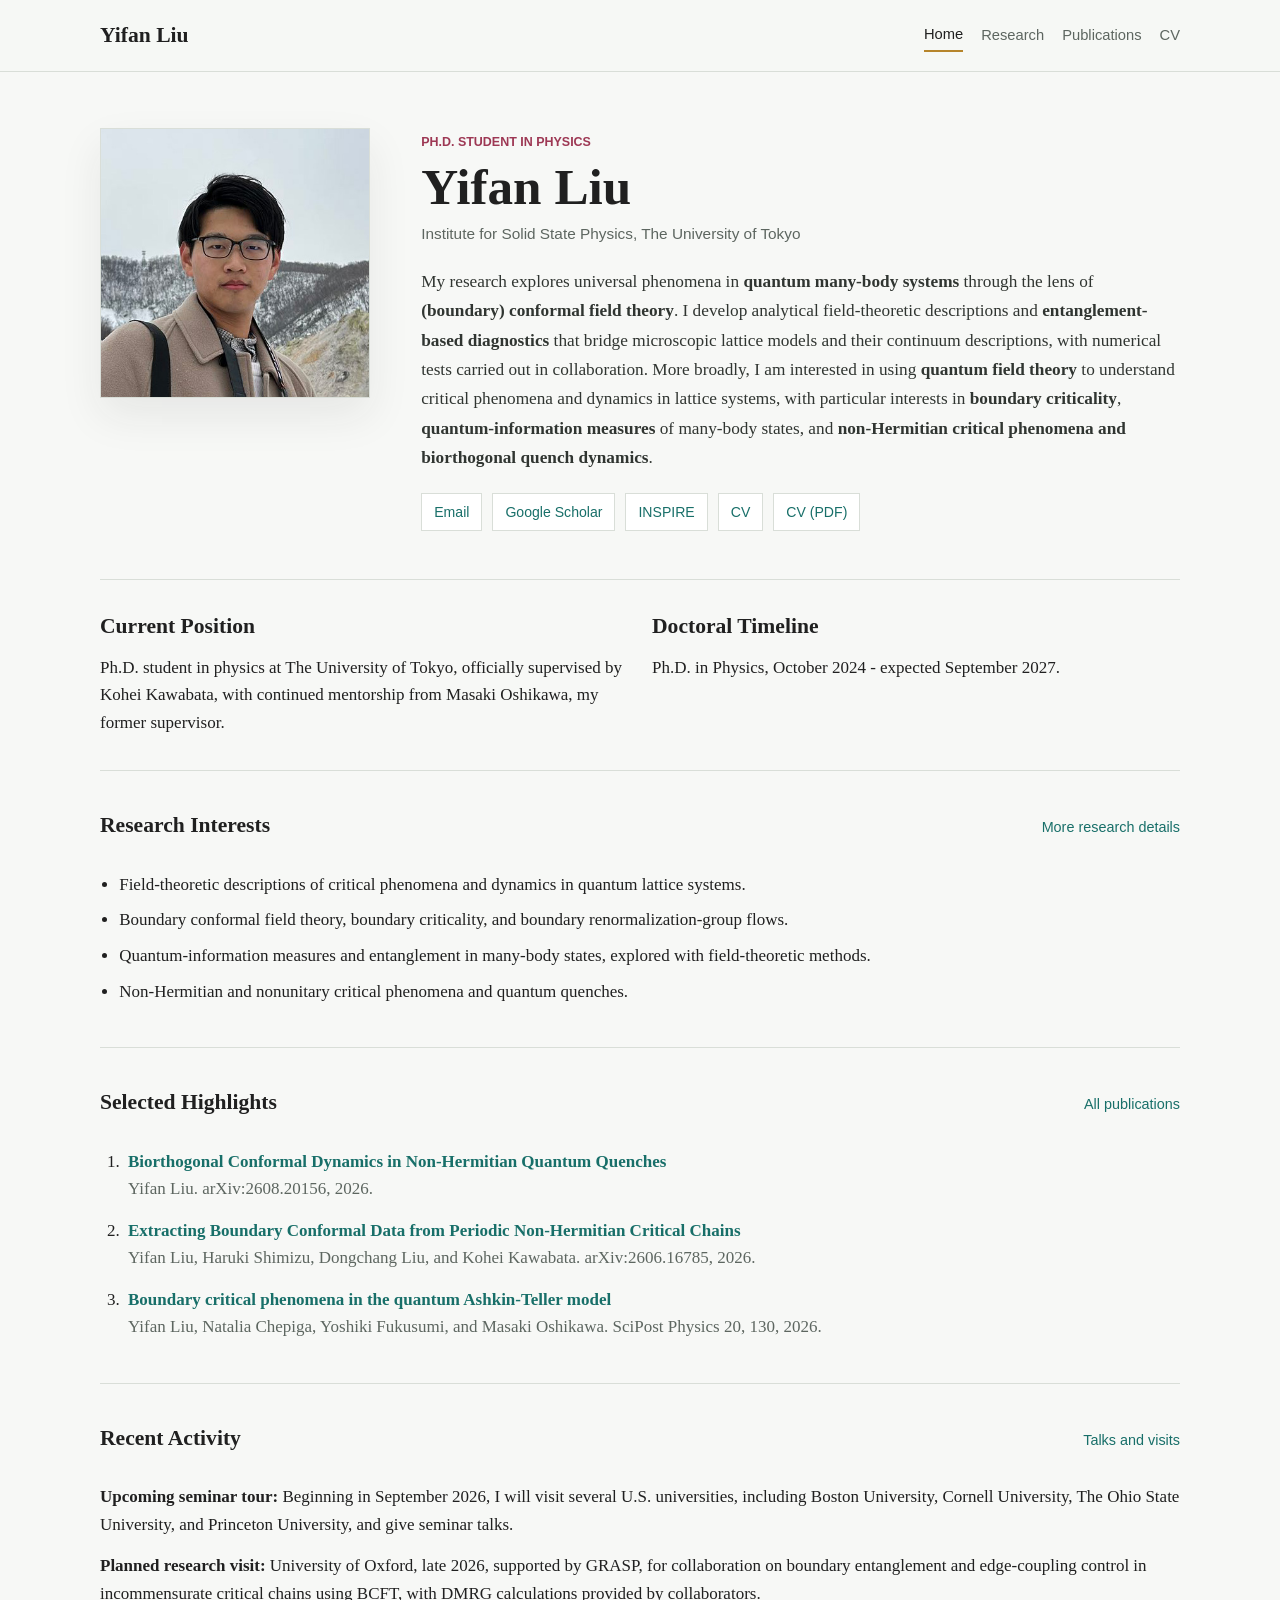
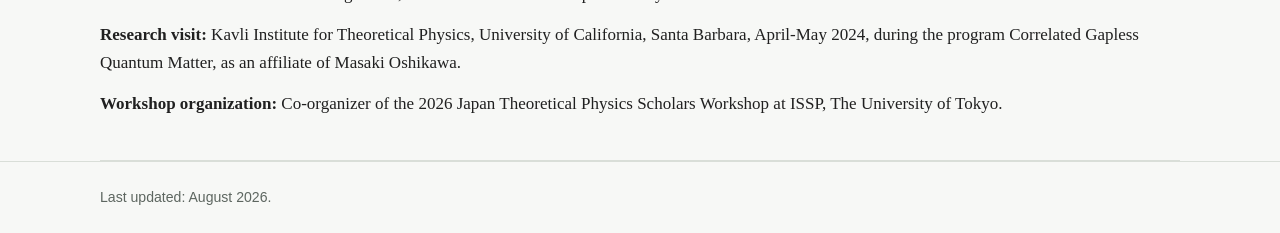
<file: index.html>
<!doctype html>
<html lang="en">
  <head>
    <meta charset="utf-8">
    <meta name="viewport" content="width=device-width, initial-scale=1">
    <title>Yifan Liu</title>
    <meta
      name="description"
      content="Yifan Liu, Ph.D. student in physics at the Institute for Solid State Physics, The University of Tokyo."
    >
    <link rel="stylesheet" href="assets/css/style.css">
  </head>
  <body>
    <header class="site-header">
      <div class="wrap header-inner">
        <a class="brand" href="index.html">Yifan Liu</a>
        <nav class="nav" aria-label="Primary navigation">
          <a aria-current="page" href="index.html">Home</a>
          <a href="research.html">Research</a>
          <a href="publications.html">Publications</a>
          <a href="cv.html">CV</a>
        </nav>
      </div>
    </header>

    <main class="wrap">
      <section class="hero">
        <div class="portrait-block">
          <img src="assets/img/profile.jpg" alt="Portrait of Yifan Liu">
        </div>
        <div class="hero-copy">
          <p class="eyebrow">Ph.D. Student in Physics</p>
          <h1>Yifan Liu</h1>
          <p class="position">
            Institute for Solid State Physics, The University of Tokyo
          </p>
          <p class="summary">
            My research explores universal phenomena in <strong>quantum many-body
            systems</strong> through the lens of <strong>(boundary) conformal field
            theory</strong>. I develop analytical field-theoretic descriptions and
            <strong>entanglement-based diagnostics</strong> that bridge microscopic
            lattice models and their continuum descriptions, with numerical tests
            carried out in collaboration. More broadly, I am
            interested in using <strong>quantum field theory</strong> to understand
            critical phenomena and dynamics in lattice systems, with particular
            interests in <strong>boundary criticality</strong>,
            <strong>quantum-information measures</strong> of many-body states,
            and <strong>non-Hermitian critical phenomena and biorthogonal
            quench dynamics</strong>.
          </p>
          <div class="quick-links" aria-label="Profile links">
            <a href="mailto:yifan@issp.u-tokyo.ac.jp">Email</a>
            <a href="https://scholar.google.com/citations?user=CDIBgyoAAAAJ">Google Scholar</a>
            <a href="https://inspirehep.net/authors/2811592">INSPIRE</a>
            <a href="cv.html">CV</a>
            <a href="assets/docs/Yifan_Liu_Academic_CV.pdf">CV (PDF)</a>
          </div>
        </div>
      </section>

      <section class="intro-grid" aria-label="Academic profile summary">
        <article>
          <h2>Current Position</h2>
          <p>
            Ph.D. student in physics at The University of Tokyo, officially
            supervised by Kohei Kawabata, with continued mentorship from Masaki
            Oshikawa, my former supervisor.
          </p>
        </article>
        <article>
          <h2>Doctoral Timeline</h2>
          <p>
            Ph.D. in Physics, October 2024 - expected September 2027.
          </p>
        </article>
      </section>

      <section class="section">
        <div class="section-heading">
          <h2>Research Interests</h2>
          <a href="research.html">More research details</a>
        </div>
        <ul class="topic-list">
          <li>Field-theoretic descriptions of critical phenomena and dynamics in quantum lattice systems.</li>
          <li>Boundary conformal field theory, boundary criticality, and boundary renormalization-group flows.</li>
          <li>Quantum-information measures and entanglement in many-body states, explored with field-theoretic methods.</li>
          <li>Non-Hermitian and nonunitary critical phenomena and quantum quenches.</li>
        </ul>
      </section>

      <section class="section">
        <div class="section-heading">
          <h2>Selected Highlights</h2>
          <a href="publications.html">All publications</a>
        </div>
        <ol class="publication-list">
          <li>
            <span class="pub-title"><a href="https://arxiv.org/abs/2608.20156">Biorthogonal Conformal Dynamics in Non-Hermitian Quantum Quenches</a></span>
            <span class="pub-meta">Yifan Liu. arXiv:2608.20156, 2026.</span>
          </li>
          <li>
            <span class="pub-title"><a href="https://arxiv.org/abs/2606.16785">Extracting Boundary Conformal Data from Periodic Non-Hermitian Critical Chains</a></span>
            <span class="pub-meta">Yifan Liu, Haruki Shimizu, Dongchang Liu, and Kohei Kawabata. arXiv:2606.16785, 2026.</span>
          </li>
          <li>
            <span class="pub-title"><a href="https://doi.org/10.21468/SciPostPhys.20.5.130">Boundary critical phenomena in the quantum Ashkin-Teller model</a></span>
            <span class="pub-meta">Yifan Liu, Natalia Chepiga, Yoshiki Fukusumi, and Masaki Oshikawa. SciPost Physics 20, 130, 2026.</span>
          </li>
        </ol>
      </section>

      <section class="section">
        <div class="section-heading">
          <h2>Recent Activity</h2>
          <a href="cv.html#presentations">Talks and visits</a>
        </div>
        <div class="activity-list">
          <p>
            <strong>Upcoming seminar tour:</strong> Beginning in September 2026,
            I will visit several U.S. universities, including Boston University,
            Cornell University, The Ohio State University, and Princeton
            University, and give seminar talks.
          </p>
          <p>
            <strong>Planned research visit:</strong> University of Oxford,
            late 2026, supported by GRASP, for collaboration on boundary
            entanglement and edge-coupling control in incommensurate critical
            chains using BCFT, with DMRG calculations provided by collaborators.
          </p>
          <p>
            <strong>Research visit:</strong> Kavli Institute for Theoretical
            Physics, University of California, Santa Barbara, April-May 2024,
            during the program Correlated Gapless Quantum Matter, as an
            affiliate of Masaki Oshikawa.
          </p>
          <p>
            <strong>Workshop organization:</strong> Co-organizer of the 2026
            Japan Theoretical Physics Scholars Workshop at ISSP, The University
            of Tokyo.
          </p>
        </div>
      </section>
    </main>

    <footer class="site-footer">
      <div class="wrap">
        <p>Last updated: August 2026.</p>
      </div>
    </footer>
  </body>
</html>
</file>
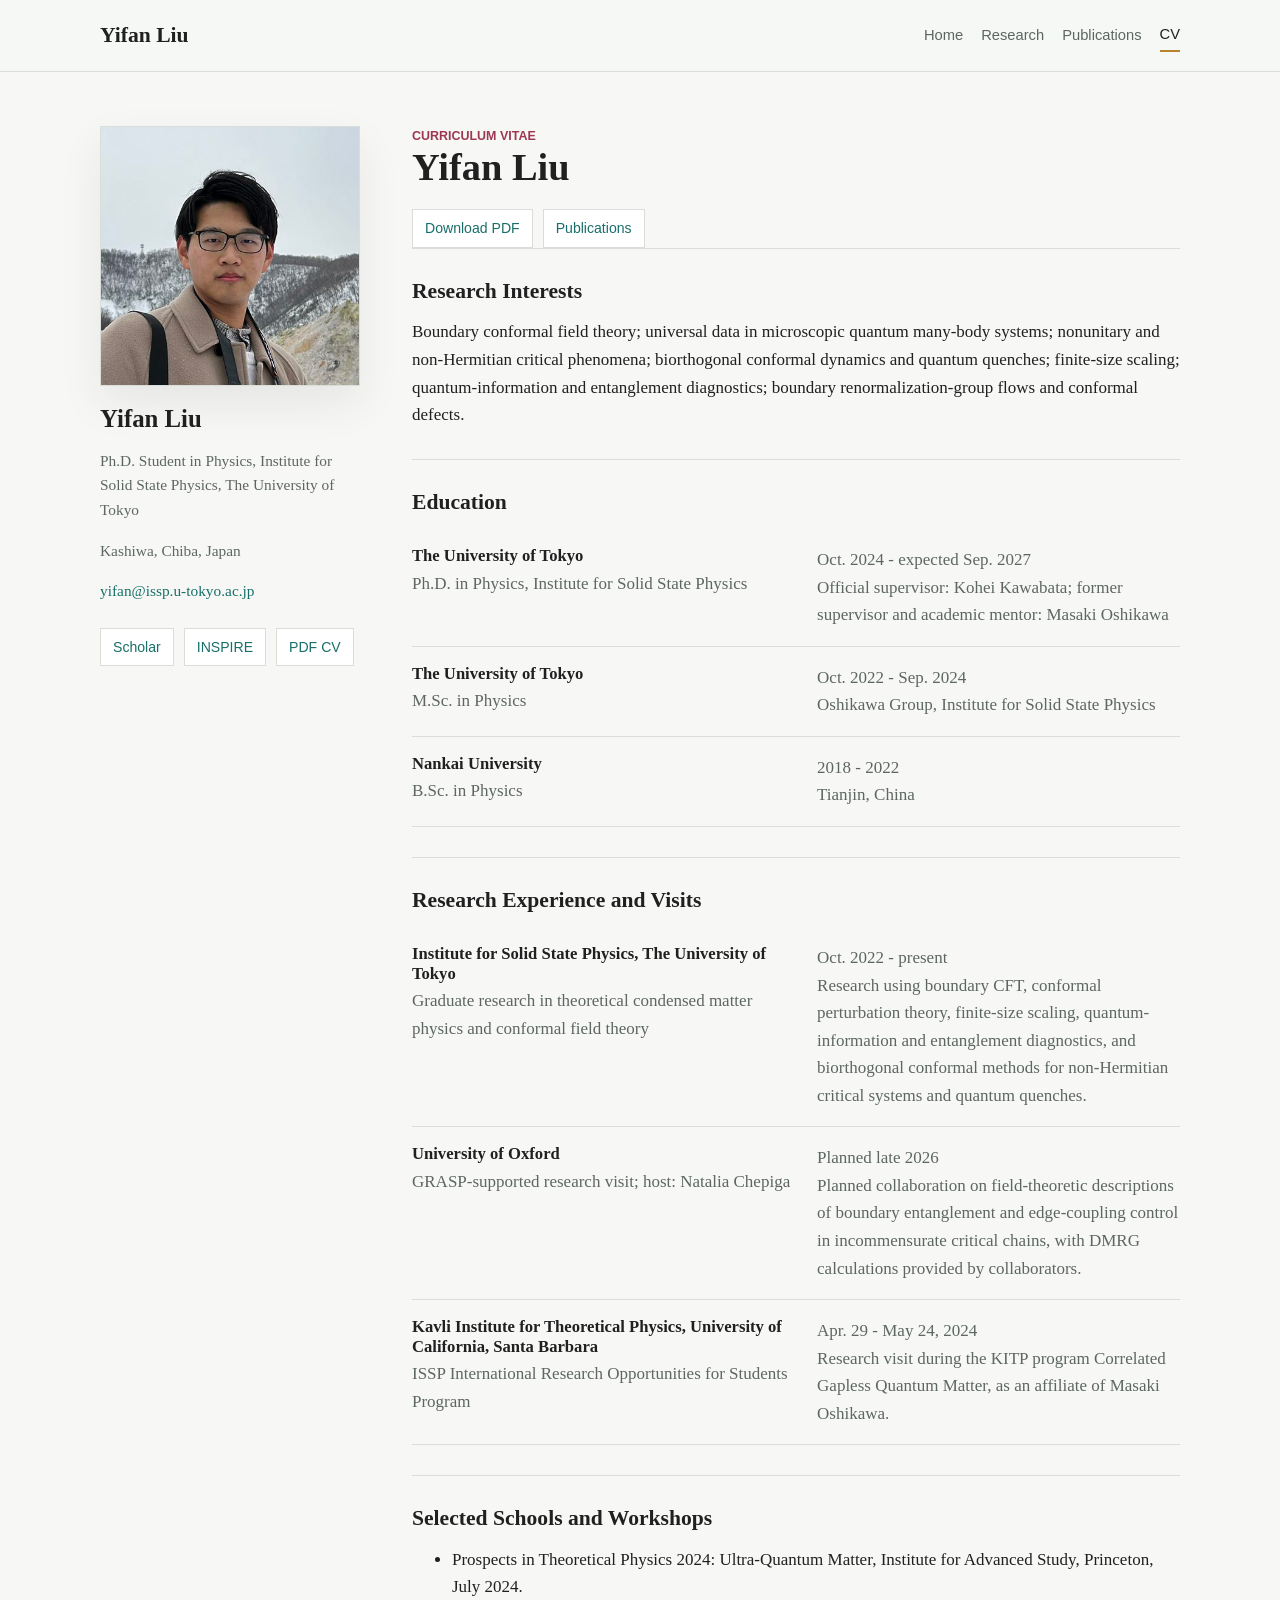
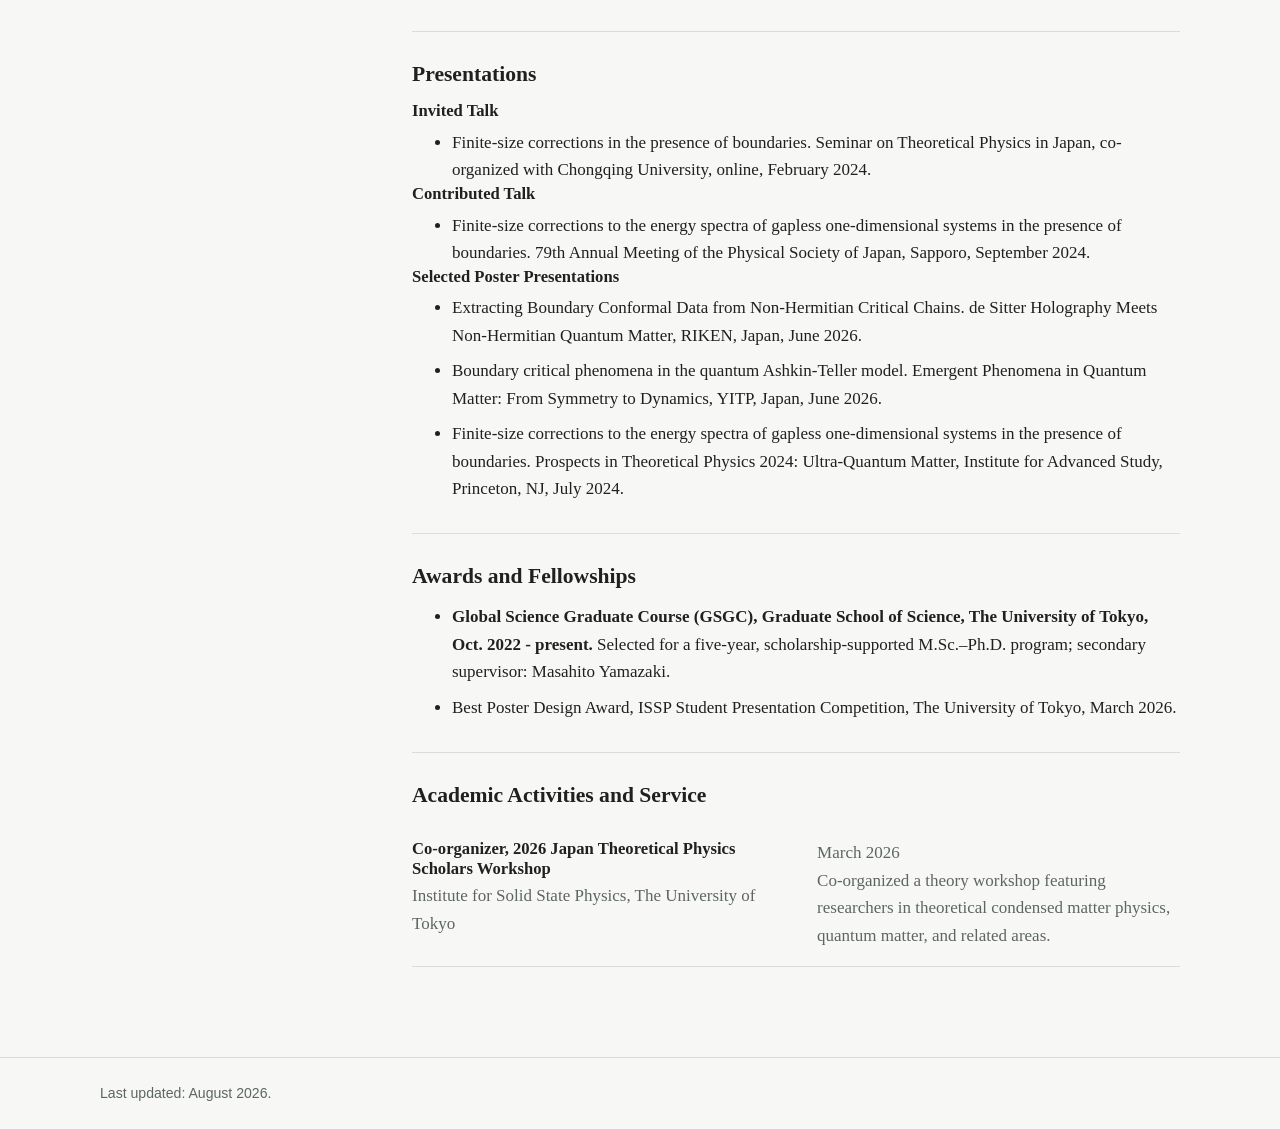
<file: cv.html>
<!doctype html>
<html lang="en">
  <head>
    <meta charset="utf-8">
    <meta name="viewport" content="width=device-width, initial-scale=1">
    <title>CV | Yifan Liu</title>
    <meta name="description" content="Academic CV of Yifan Liu.">
    <link rel="stylesheet" href="assets/css/style.css">
  </head>
  <body>
    <header class="site-header">
      <div class="wrap header-inner">
        <a class="brand" href="index.html">Yifan Liu</a>
        <nav class="nav" aria-label="Primary navigation">
          <a href="index.html">Home</a>
          <a href="research.html">Research</a>
          <a href="publications.html">Publications</a>
          <a aria-current="page" href="cv.html">CV</a>
        </nav>
      </div>
    </header>

    <main class="wrap page-layout">
      <aside class="sidebar">
        <img src="assets/img/profile.jpg" alt="Portrait of Yifan Liu">
        <h1>Yifan Liu</h1>
        <p>Ph.D. Student in Physics, Institute for Solid State Physics, The University of Tokyo</p>
        <p>Kashiwa, Chiba, Japan</p>
        <p><a href="mailto:yifan@issp.u-tokyo.ac.jp">yifan@issp.u-tokyo.ac.jp</a></p>
        <div class="profile-links">
          <a href="https://scholar.google.com/citations?user=CDIBgyoAAAAJ">Scholar</a>
          <a href="https://inspirehep.net/authors/2811592">INSPIRE</a>
          <a href="assets/docs/Yifan_Liu_Academic_CV.pdf">PDF CV</a>
        </div>
      </aside>

      <article class="content cv">
        <p class="eyebrow">Curriculum Vitae</p>
        <h1>Yifan Liu</h1>
        <div class="quick-links cv-actions">
          <a href="assets/docs/Yifan_Liu_Academic_CV.pdf" download>Download PDF</a>
          <a href="publications.html">Publications</a>
        </div>

        <section>
          <h2>Research Interests</h2>
          <p>
            Boundary conformal field theory; universal data in microscopic
            quantum many-body systems; nonunitary and non-Hermitian critical
            phenomena; biorthogonal conformal dynamics and quantum quenches;
            finite-size scaling; quantum-information and entanglement diagnostics;
            boundary renormalization-group flows and conformal defects.
          </p>
        </section>

        <section>
          <h2>Education</h2>
          <div class="cv-entry">
            <div>
              <h3>The University of Tokyo</h3>
              <p>Ph.D. in Physics, Institute for Solid State Physics</p>
            </div>
            <p>Oct. 2024 - expected Sep. 2027<br>Official supervisor: Kohei Kawabata; former supervisor and academic mentor: Masaki Oshikawa</p>
          </div>
          <div class="cv-entry">
            <div>
              <h3>The University of Tokyo</h3>
              <p>M.Sc. in Physics</p>
            </div>
            <p>Oct. 2022 - Sep. 2024<br>Oshikawa Group, Institute for Solid State Physics</p>
          </div>
          <div class="cv-entry">
            <div>
              <h3>Nankai University</h3>
              <p>B.Sc. in Physics</p>
            </div>
            <p>2018 - 2022<br>Tianjin, China</p>
          </div>
        </section>

        <section>
          <h2>Research Experience and Visits</h2>
          <div class="cv-entry">
            <div>
              <h3>Institute for Solid State Physics, The University of Tokyo</h3>
              <p>Graduate research in theoretical condensed matter physics and conformal field theory</p>
            </div>
            <p>Oct. 2022 - present<br>Research using boundary CFT, conformal perturbation theory, finite-size scaling, quantum-information and entanglement diagnostics, and biorthogonal conformal methods for non-Hermitian critical systems and quantum quenches.</p>
          </div>
          <div class="cv-entry">
            <div>
              <h3>University of Oxford</h3>
              <p>GRASP-supported research visit; host: Natalia Chepiga</p>
            </div>
            <p>Planned late 2026<br>Planned collaboration on field-theoretic descriptions of boundary entanglement and edge-coupling control in incommensurate critical chains, with DMRG calculations provided by collaborators.</p>
          </div>
          <div class="cv-entry">
            <div>
              <h3>Kavli Institute for Theoretical Physics, University of California, Santa Barbara</h3>
              <p>ISSP International Research Opportunities for Students Program</p>
            </div>
            <p>Apr. 29 - May 24, 2024<br>Research visit during the KITP program Correlated Gapless Quantum Matter, as an affiliate of Masaki Oshikawa.</p>
          </div>
        </section>

        <section id="presentations">
          <h2>Selected Schools and Workshops</h2>
          <ul>
            <li>Prospects in Theoretical Physics 2024: Ultra-Quantum Matter, Institute for Advanced Study, Princeton, July 2024.</li>
          </ul>
        </section>

        <section>
          <h2>Presentations</h2>
          <h3>Invited Talk</h3>
          <ul>
            <li>Finite-size corrections in the presence of boundaries. Seminar on Theoretical Physics in Japan, co-organized with Chongqing University, online, February 2024.</li>
          </ul>
          <h3>Contributed Talk</h3>
          <ul>
            <li>Finite-size corrections to the energy spectra of gapless one-dimensional systems in the presence of boundaries. 79th Annual Meeting of the Physical Society of Japan, Sapporo, September 2024.</li>
          </ul>
          <h3>Selected Poster Presentations</h3>
          <ul>
            <li>Extracting Boundary Conformal Data from Non-Hermitian Critical Chains. de Sitter Holography Meets Non-Hermitian Quantum Matter, RIKEN, Japan, June 2026.</li>
            <li>Boundary critical phenomena in the quantum Ashkin-Teller model. Emergent Phenomena in Quantum Matter: From Symmetry to Dynamics, YITP, Japan, June 2026.</li>
            <li>Finite-size corrections to the energy spectra of gapless one-dimensional systems in the presence of boundaries. Prospects in Theoretical Physics 2024: Ultra-Quantum Matter, Institute for Advanced Study, Princeton, NJ, July 2024.</li>
          </ul>
        </section>

        <section>
          <h2>Awards and Fellowships</h2>
          <ul>
            <li><strong>Global Science Graduate Course (GSGC), Graduate School of Science, The University of Tokyo, Oct. 2022 - present.</strong> Selected for a five-year, scholarship-supported M.Sc.&ndash;Ph.D. program; secondary supervisor: Masahito Yamazaki.</li>
            <li>Best Poster Design Award, ISSP Student Presentation Competition, The University of Tokyo, March 2026.</li>
          </ul>
        </section>

        <section>
          <h2>Academic Activities and Service</h2>
          <div class="cv-entry">
            <div>
              <h3>Co-organizer, 2026 Japan Theoretical Physics Scholars Workshop</h3>
              <p>Institute for Solid State Physics, The University of Tokyo</p>
            </div>
            <p>March 2026<br>Co-organized a theory workshop featuring researchers in theoretical condensed matter physics, quantum matter, and related areas.</p>
          </div>
        </section>
      </article>
    </main>

    <footer class="site-footer">
      <div class="wrap">
        <p>Last updated: August 2026.</p>
      </div>
    </footer>
  </body>
</html>
</file>
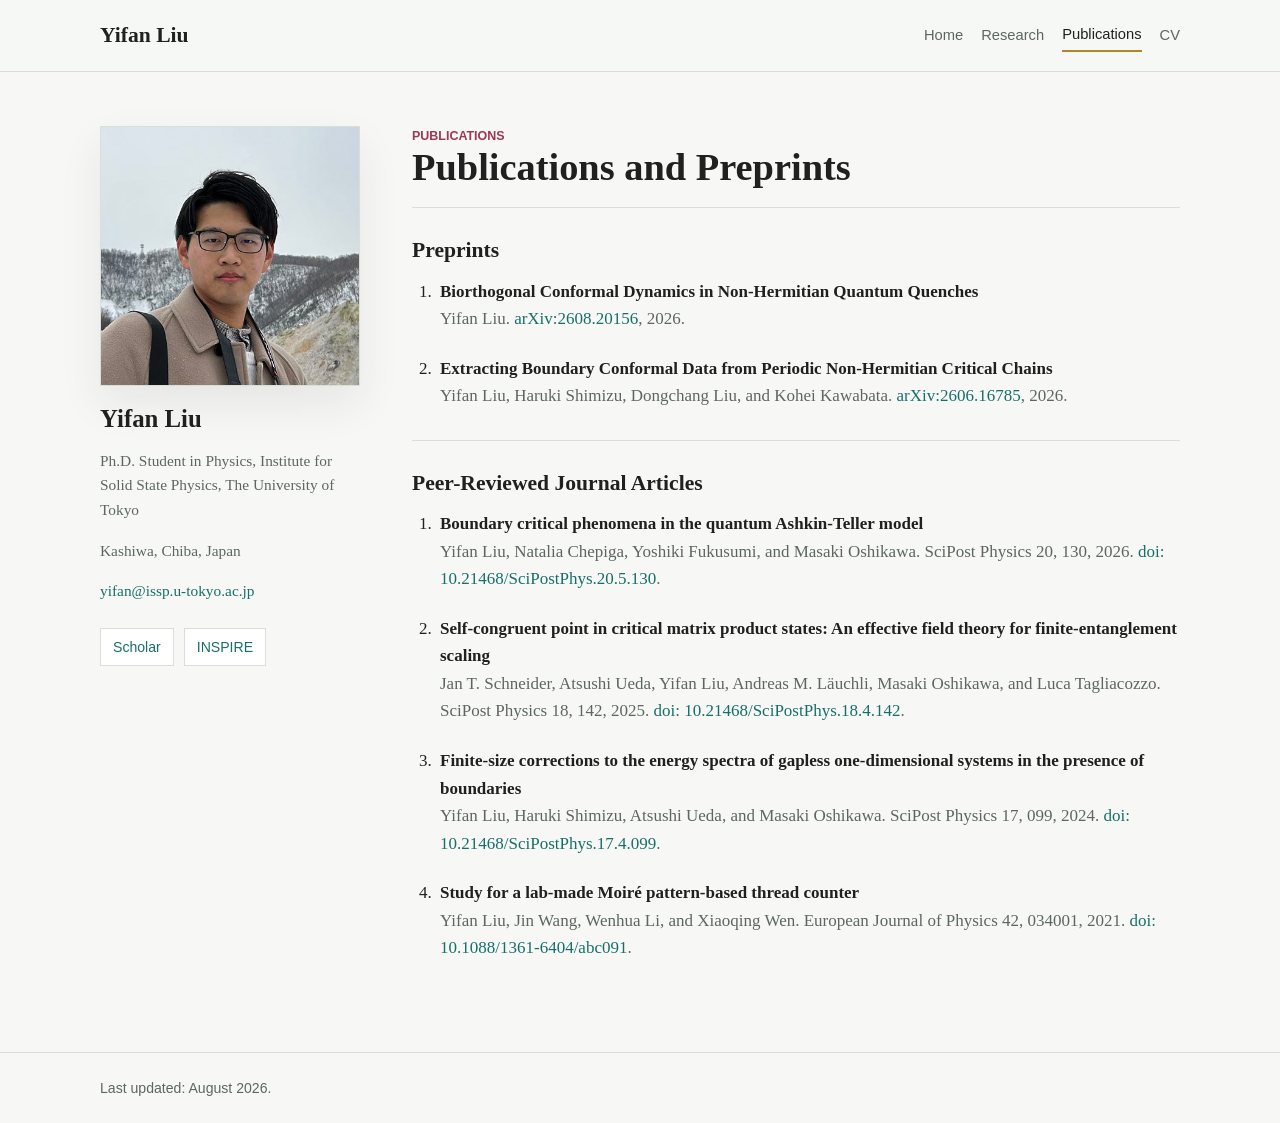
<file: publications.html>
<!doctype html>
<html lang="en">
  <head>
    <meta charset="utf-8">
    <meta name="viewport" content="width=device-width, initial-scale=1">
    <title>Publications | Yifan Liu</title>
    <meta name="description" content="Publications and preprints by Yifan Liu.">
    <link rel="stylesheet" href="assets/css/style.css">
  </head>
  <body>
    <header class="site-header">
      <div class="wrap header-inner">
        <a class="brand" href="index.html">Yifan Liu</a>
        <nav class="nav" aria-label="Primary navigation">
          <a href="index.html">Home</a>
          <a href="research.html">Research</a>
          <a aria-current="page" href="publications.html">Publications</a>
          <a href="cv.html">CV</a>
        </nav>
      </div>
    </header>

    <main class="wrap page-layout">
      <aside class="sidebar">
        <img src="assets/img/profile.jpg" alt="Portrait of Yifan Liu">
        <h1>Yifan Liu</h1>
        <p>Ph.D. Student in Physics, Institute for Solid State Physics, The University of Tokyo</p>
        <p>Kashiwa, Chiba, Japan</p>
        <p><a href="mailto:yifan@issp.u-tokyo.ac.jp">yifan@issp.u-tokyo.ac.jp</a></p>
        <div class="profile-links">
          <a href="https://scholar.google.com/citations?user=CDIBgyoAAAAJ">Scholar</a>
          <a href="https://inspirehep.net/authors/2811592">INSPIRE</a>
        </div>
      </aside>

      <article class="content">
        <p class="eyebrow">Publications</p>
        <h1>Publications and Preprints</h1>

        <section>
          <h2>Preprints</h2>
          <ol class="publication-list">
            <li>
              <span class="pub-title">Biorthogonal Conformal Dynamics in Non-Hermitian Quantum Quenches</span>
              <span class="pub-meta">Yifan Liu. <a href="https://arxiv.org/abs/2608.20156">arXiv:2608.20156</a>, 2026.</span>
            </li>
            <li>
              <span class="pub-title">Extracting Boundary Conformal Data from Periodic Non-Hermitian Critical Chains</span>
              <span class="pub-meta">Yifan Liu, Haruki Shimizu, Dongchang Liu, and Kohei Kawabata. <a href="https://arxiv.org/abs/2606.16785">arXiv:2606.16785</a>, 2026.</span>
            </li>
          </ol>
        </section>

        <section>
          <h2>Peer-Reviewed Journal Articles</h2>
          <ol class="publication-list">
            <li>
              <span class="pub-title">Boundary critical phenomena in the quantum Ashkin-Teller model</span>
              <span class="pub-meta">Yifan Liu, Natalia Chepiga, Yoshiki Fukusumi, and Masaki Oshikawa. SciPost Physics 20, 130, 2026. <a href="https://doi.org/10.21468/SciPostPhys.20.5.130">doi: 10.21468/SciPostPhys.20.5.130</a>.</span>
            </li>
            <li>
              <span class="pub-title">Self-congruent point in critical matrix product states: An effective field theory for finite-entanglement scaling</span>
              <span class="pub-meta">Jan T. Schneider, Atsushi Ueda, Yifan Liu, Andreas M. L&auml;uchli, Masaki Oshikawa, and Luca Tagliacozzo. SciPost Physics 18, 142, 2025. <a href="https://doi.org/10.21468/SciPostPhys.18.4.142">doi: 10.21468/SciPostPhys.18.4.142</a>.</span>
            </li>
            <li>
              <span class="pub-title">Finite-size corrections to the energy spectra of gapless one-dimensional systems in the presence of boundaries</span>
              <span class="pub-meta">Yifan Liu, Haruki Shimizu, Atsushi Ueda, and Masaki Oshikawa. SciPost Physics 17, 099, 2024. <a href="https://doi.org/10.21468/SciPostPhys.17.4.099">doi: 10.21468/SciPostPhys.17.4.099</a>.</span>
            </li>
            <li>
              <span class="pub-title">Study for a lab-made Moir&eacute; pattern-based thread counter</span>
              <span class="pub-meta">Yifan Liu, Jin Wang, Wenhua Li, and Xiaoqing Wen. European Journal of Physics 42, 034001, 2021. <a href="https://doi.org/10.1088/1361-6404/abc091">doi: 10.1088/1361-6404/abc091</a>.</span>
            </li>
          </ol>
        </section>
      </article>
    </main>

    <footer class="site-footer">
      <div class="wrap">
        <p>Last updated: August 2026.</p>
      </div>
    </footer>
  </body>
</html>
</file>
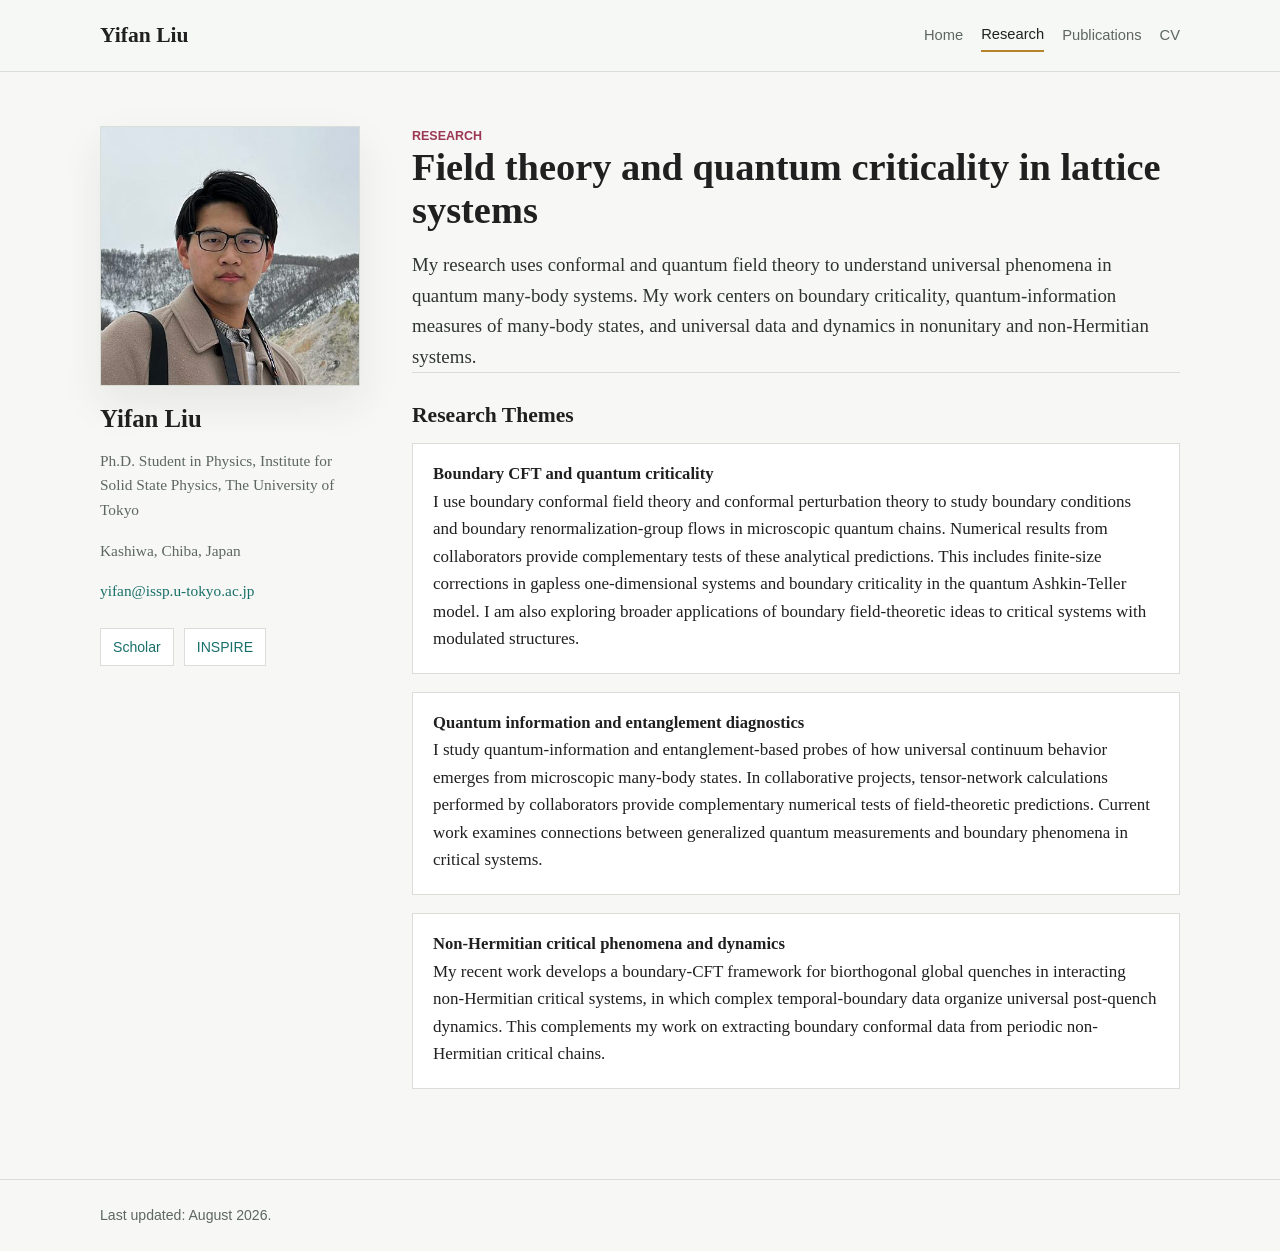
<file: research.html>
<!doctype html>
<html lang="en">
  <head>
    <meta charset="utf-8">
    <meta name="viewport" content="width=device-width, initial-scale=1">
    <title>Research | Yifan Liu</title>
    <meta
      name="description"
      content="Research interests and projects of Yifan Liu."
    >
    <link rel="stylesheet" href="assets/css/style.css">
  </head>
  <body>
    <header class="site-header">
      <div class="wrap header-inner">
        <a class="brand" href="index.html">Yifan Liu</a>
        <nav class="nav" aria-label="Primary navigation">
          <a href="index.html">Home</a>
          <a aria-current="page" href="research.html">Research</a>
          <a href="publications.html">Publications</a>
          <a href="cv.html">CV</a>
        </nav>
      </div>
    </header>

    <main class="wrap page-layout">
      <aside class="sidebar">
        <img src="assets/img/profile.jpg" alt="Portrait of Yifan Liu">
        <h1>Yifan Liu</h1>
        <p>Ph.D. Student in Physics, Institute for Solid State Physics, The University of Tokyo</p>
        <p>Kashiwa, Chiba, Japan</p>
        <p><a href="mailto:yifan@issp.u-tokyo.ac.jp">yifan@issp.u-tokyo.ac.jp</a></p>
        <div class="profile-links">
          <a href="https://scholar.google.com/citations?user=CDIBgyoAAAAJ">Scholar</a>
          <a href="https://inspirehep.net/authors/2811592">INSPIRE</a>
        </div>
      </aside>

      <article class="content">
        <p class="eyebrow">Research</p>
        <h1>Field theory and quantum criticality in lattice systems</h1>
        <p class="lead">
          My research uses conformal and quantum field theory to understand
          universal phenomena in quantum many-body systems. My work centers on
          boundary criticality,
          quantum-information measures of many-body states, and universal data
          and dynamics in nonunitary and non-Hermitian systems.
        </p>

        <section>
          <h2>Research Themes</h2>
          <div class="project-list">
            <article>
              <h3>Boundary CFT and quantum criticality</h3>
              <p>
                I use boundary conformal field theory and conformal perturbation
                theory to study boundary conditions and boundary
                renormalization-group flows in microscopic quantum chains.
                Numerical results from collaborators provide complementary tests
                of these analytical predictions. This includes finite-size
                corrections in gapless one-dimensional systems and boundary
                criticality in the quantum Ashkin-Teller model. I am also
                exploring broader applications of boundary field-theoretic ideas
                to critical systems with modulated structures.
              </p>
            </article>
            <article>
              <h3>Quantum information and entanglement diagnostics</h3>
              <p>
                I study quantum-information and entanglement-based probes of how
                universal continuum behavior emerges from microscopic many-body
                states. In collaborative projects, tensor-network calculations
                performed by collaborators provide complementary numerical tests
                of field-theoretic predictions. Current work examines connections
                between generalized quantum measurements and boundary phenomena
                in critical systems.
              </p>
            </article>
            <article>
              <h3>Non-Hermitian critical phenomena and dynamics</h3>
              <p>
                My recent work develops a boundary-CFT framework for
                biorthogonal global quenches in interacting non-Hermitian
                critical systems, in which complex temporal-boundary data
                organize universal post-quench dynamics. This complements my
                work on extracting boundary conformal data from periodic
                non-Hermitian critical chains.
              </p>
            </article>
          </div>
        </section>
      </article>
    </main>

    <footer class="site-footer">
      <div class="wrap">
        <p>Last updated: August 2026.</p>
      </div>
    </footer>
  </body>
</html>
</file>
<file: assets/css/style.css>
:root {
  --bg: #f7f8f6;
  --paper: #ffffff;
  --ink: #202020;
  --muted: #5d6660;
  --line: #d9ded8;
  --teal: #186f69;
  --berry: #9d3854;
  --gold: #b6852b;
  --soft-teal: #e8f2ef;
  --soft-berry: #f7ebef;
  --shadow: 0 18px 40px rgba(32, 32, 32, 0.08);
}

* {
  box-sizing: border-box;
}

html {
  scroll-behavior: smooth;
}

body {
  margin: 0;
  background: var(--bg);
  color: var(--ink);
  font-family: Georgia, "Times New Roman", serif;
  font-size: 17px;
  line-height: 1.62;
}

a {
  color: var(--teal);
  text-decoration: none;
}

a:hover,
a:focus-visible {
  color: var(--berry);
  text-decoration: underline;
}

.wrap {
  width: min(1080px, calc(100% - 40px));
  margin: 0 auto;
}

.site-header {
  border-bottom: 1px solid var(--line);
  background: rgba(247, 248, 246, 0.94);
}

.header-inner {
  display: flex;
  align-items: center;
  justify-content: space-between;
  gap: 24px;
  padding: 18px 0;
}

.brand {
  color: var(--ink);
  font-size: 1.35rem;
  font-weight: 700;
}

.nav {
  display: flex;
  align-items: center;
  flex-wrap: wrap;
  gap: 8px 18px;
  font-family: Arial, Helvetica, sans-serif;
  font-size: 0.92rem;
}

.nav a {
  color: var(--muted);
  padding: 4px 0;
}

.nav a[aria-current="page"] {
  color: var(--ink);
  border-bottom: 2px solid var(--gold);
}

.hero {
  display: grid;
  grid-template-columns: minmax(240px, 270px) minmax(0, 1fr);
  gap: clamp(36px, 4vw, 56px);
  align-items: start;
  padding: 56px 0 48px;
}

.portrait-block {
  position: relative;
  width: 100%;
  aspect-ratio: 1;
  border: 1px solid var(--line);
  background: var(--paper);
  box-shadow: var(--shadow);
}

.portrait-block img,
.sidebar img {
  display: block;
  width: 100%;
  height: 100%;
  object-fit: cover;
}

.hero-copy {
  min-width: 0;
  padding-top: 4px;
}

.hero-copy h1 {
  font-size: clamp(2.8rem, 4vw, 4rem);
  line-height: 1.05;
}

.eyebrow {
  margin: 0 0 8px;
  color: var(--berry);
  font-family: Arial, Helvetica, sans-serif;
  font-size: 0.78rem;
  font-weight: 700;
  letter-spacing: 0;
  text-transform: uppercase;
}

h1,
h2,
h3,
p {
  overflow-wrap: anywhere;
}

h1,
h2,
h3 {
  color: var(--ink);
  line-height: 1.18;
}

h1 {
  margin: 0 0 8px;
  font-size: clamp(2.3rem, 4vw, 4.7rem);
}

h2 {
  margin: 0 0 14px;
  font-size: 1.35rem;
}

h3 {
  margin: 0 0 4px;
  font-size: 1.04rem;
}

.position {
  margin: 0 0 22px;
  color: var(--muted);
  font-family: Arial, Helvetica, sans-serif;
  font-size: 0.96rem;
  line-height: 1.5;
}

.summary,
.lead {
  max-width: 760px;
  margin: 0;
  color: #303531;
}

.summary {
  font-size: 1.08rem;
  line-height: 1.7;
}

.lead {
  font-size: 1.18rem;
}

.quick-links,
.profile-links {
  display: flex;
  flex-wrap: wrap;
  gap: 10px;
  margin-top: 24px;
  font-family: Arial, Helvetica, sans-serif;
}

.quick-links {
  margin-top: 20px;
}

.quick-links a,
.profile-links a {
  border: 1px solid var(--line);
  background: var(--paper);
  color: var(--teal);
  padding: 7px 12px;
  font-size: 0.88rem;
}

.quick-links a:hover,
.profile-links a:hover {
  border-color: var(--teal);
  text-decoration: none;
}

.intro-grid {
  display: grid;
  grid-template-columns: repeat(2, minmax(0, 1fr));
  gap: 24px;
  padding: 34px 0;
  border-top: 1px solid var(--line);
  border-bottom: 1px solid var(--line);
}

.intro-grid article {
  min-width: 0;
}

.intro-grid p,
.section p,
.content p {
  margin: 0;
}

.section {
  padding: 42px 0;
  border-bottom: 1px solid var(--line);
}

.section-heading {
  display: flex;
  align-items: baseline;
  justify-content: space-between;
  gap: 24px;
  margin-bottom: 18px;
}

.section-heading a {
  flex: 0 0 auto;
  font-family: Arial, Helvetica, sans-serif;
  font-size: 0.9rem;
}

.topic-list,
.activity-list,
.content ul {
  margin: 0;
}

.topic-list {
  padding-left: 1.2rem;
}

.topic-list li + li,
.content li + li {
  margin-top: 8px;
}

.publication-list {
  display: grid;
  gap: 14px;
  margin: 0;
  padding-left: 1.5rem;
}

.publication-list li {
  padding-left: 4px;
}

.pub-title {
  display: block;
  font-weight: 700;
}

.pub-meta {
  display: block;
  color: var(--muted);
}

.activity-list {
  display: grid;
  gap: 14px;
}

.page-layout {
  display: grid;
  grid-template-columns: 260px minmax(0, 1fr);
  gap: 52px;
  padding: 54px 0 60px;
}

.sidebar {
  align-self: start;
  position: sticky;
  top: 24px;
}

.sidebar img {
  aspect-ratio: 1;
  border: 1px solid var(--line);
  background: var(--paper);
  box-shadow: var(--shadow);
}

.sidebar h1 {
  margin-top: 18px;
  font-size: 1.55rem;
}

.sidebar p {
  color: var(--muted);
  font-size: 0.96rem;
}

.content {
  min-width: 0;
}

.content > h1 {
  font-size: clamp(2.1rem, 3vw, 3.2rem);
  line-height: 1.12;
  margin-bottom: 18px;
}

.content section {
  padding: 30px 0;
  border-top: 1px solid var(--line);
}

.project-list {
  display: grid;
  grid-template-columns: 1fr;
  gap: 18px;
}

.project-list article {
  border: 1px solid var(--line);
  background: var(--paper);
  padding: 20px;
}

.cv-entry {
  display: grid;
  grid-template-columns: minmax(0, 1.05fr) minmax(0, 1fr);
  gap: 24px;
  padding: 17px 0;
  border-bottom: 1px solid var(--line);
}

.cv-entry p {
  color: var(--muted);
}

.cv h3 + ul {
  margin-top: 8px;
}

.site-footer {
  border-top: 1px solid var(--line);
  color: var(--muted);
  font-family: Arial, Helvetica, sans-serif;
  font-size: 0.88rem;
  padding: 24px 0;
}

.site-footer p {
  margin: 0;
}

@media (max-width: 820px) {
  .header-inner {
    align-items: flex-start;
    flex-direction: column;
  }

  .hero,
  .page-layout,
  .intro-grid,
  .project-list,
  .cv-entry {
    grid-template-columns: 1fr;
  }

  .hero {
    gap: 28px;
    padding-top: 42px;
  }

  .portrait-block,
  .sidebar img {
    max-width: 220px;
  }

  .sidebar {
    position: static;
  }

  .section-heading {
    align-items: flex-start;
    flex-direction: column;
    gap: 4px;
  }

}

@media (max-width: 520px) {
  .wrap {
    width: min(100% - 28px, 1080px);
  }

  body {
    font-size: 16px;
  }

  .nav {
    gap: 6px 14px;
  }

  .quick-links a,
  .profile-links a {
    width: 100%;
    text-align: center;
  }
}
</file>
